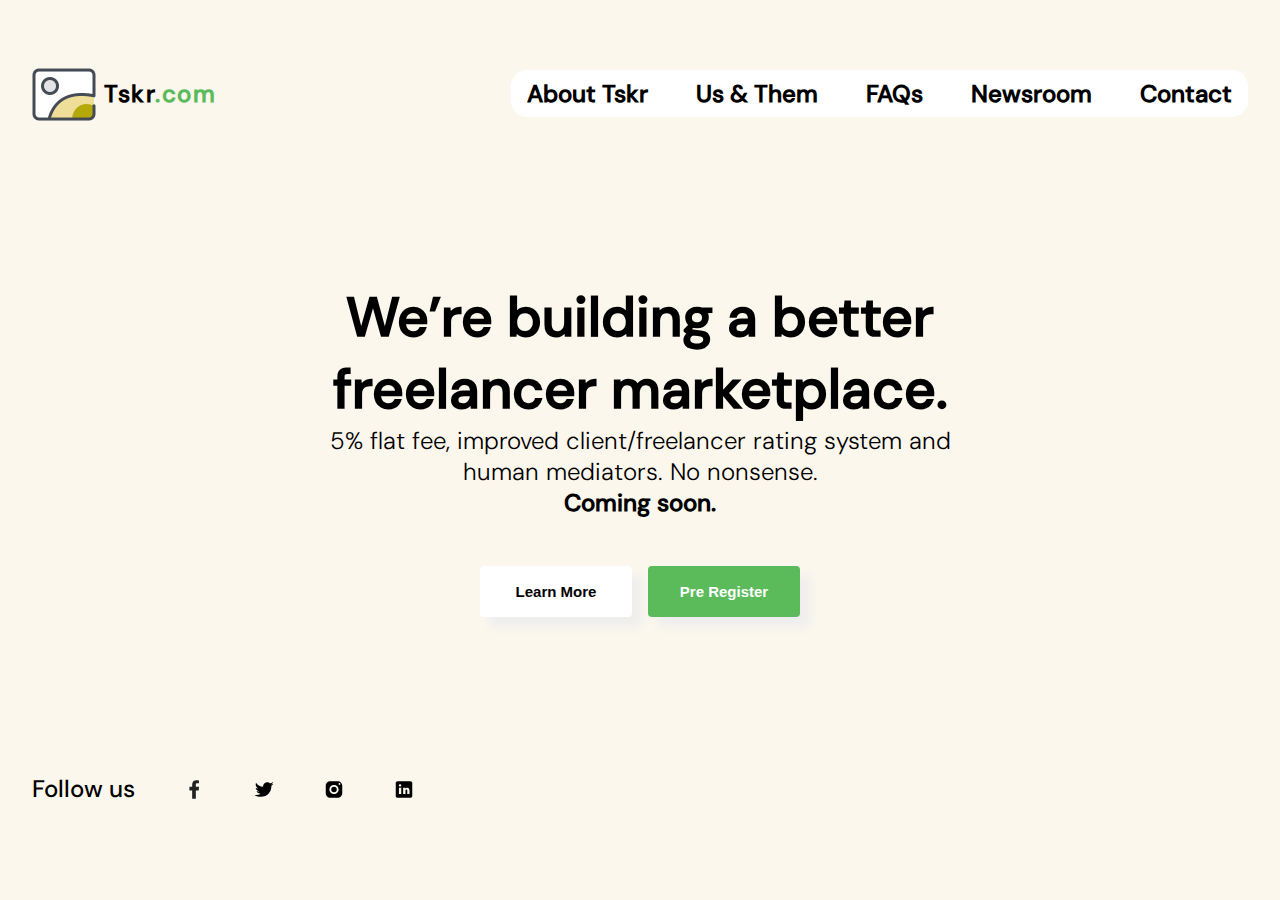
<file: index.html>
<!DOCTYPE html>
<html lang="en">
  <head>
    <meta charset="UTF-8" />
    <meta name="viewport" content="width=device-width, initial-scale=1.0" />
    <title>Tskr.com</title>
    <!-- Bootstrap -->
    <script src="jquery.js"></script>
    <link
      href="https://cdn.jsdelivr.net/npm/bootstrap@5.3.2/dist/css/bootstrap.min.css"
      rel="stylesheet"
      integrity="sha384-T3c6CoIi6uLrA9TneNEoa7RxnatzjcDSCmG1MXxSR1GAsXEV/Dwwykc2MPK8M2HN"
      crossorigin="anonymous"
    />
    <script
      src="https://cdn.jsdelivr.net/npm/bootstrap@5.3.2/dist/js/bootstrap.bundle.min.js"
      integrity="sha384-C6RzsynM9kWDrMNeT87bh95OGNyZPhcTNXj1NW7RuBCsyN/o0jlpcV8Qyq46cDfL"
      crossorigin="anonymous"
    ></script>
    <link rel="stylesheet" href="index.css" />
    <script src="./index.js"></script>
  </head>
  <body>
    <!-- Hero  -->
    <section class="hero">
      <div class="cont">
        <!-- Header -->
        <header class="flex">
          <figure class="flex">
            <img src="./imgs/icons.png" alt="" class="logo" />
            <figcaption>Tskr<span>.com</span></figcaption>
          </figure>
          <!-- Mobile Nav -->
          <nav class="mobile">
            <ul>
              <li class="about-trigger">About Tskr</li>
              <li class="us-trigger">Us & Them</li>
              <li class="faq-trigger">FAQs</li>
              <li class="news-trigger">Newsroom</li>
              <li class="contact">Contact</li>
            </ul>
          </nav>
          <!-- Desktop Nav -->
          <nav class="desktop">
            <ul>
              <li class="about-trigger">About Tskr</li>
              <li class="us-trigger">Us & Them</li>
              <li class="faq-trigger">FAQs</li>
              <li class="news-trigger">Newsroom</li>
              <li class="contact">Contact</li>
            </ul>
          </nav>
          <div class="burger hide">
            <img src="./svgs/burger.svg" alt="" />
          </div>
          <svg
            width="20"
            height="20"
            xmlns="http://www.w3.org/2000/svg"
            class="nav-close hide"
          >
            <path
              d="M17.778.808l1.414 1.414L11.414 10l7.778 7.778-1.414 1.414L10 11.414l-7.778 7.778-1.414-1.414L8.586 10 .808 2.222 2.222.808 10 8.586 17.778.808z"
              fill="#000"
              fill-rule="evenodd"
            />
          </svg>
        </header>
        <!-- Main Content -->
        <main>
          <div class="content">
            <h1>We’re building a better freelancer marketplace.</h1>
            <p>
              5% flat fee, improved client/freelancer rating system and human
              mediators. No nonsense.
            </p>
          </div>
          <span class="soon">Coming soon.</span>
          <!-- Buttons -->
          <div class="buttons flex">
            <button class="secondary">Learn More</button>
            <button class="primary reg-trigger">Pre Register</button>
          </div>
        </main>
        <!-- Socail -->
        <nav class="social flex">
          <span>Follow us</span>
          <div class="flex">
            <img src="./svgs/facebook.svg" alt="" class="icon" />
            <img src="./svgs/twitter.svg" alt="" class="icon" />
            <img src="./svgs/instagram.svg" alt="" class="icon" />
            <img src="./svgs/linkedin.svg" alt="" class="icon" />
          </div>
        </nav>
      </div>
    </section>
    <!-- End Hero -->
    <!-- Register -->
    <figure class="reg hide">
      <div class="img-container">
        <img src="./imgs/photo1.jpeg" alt="" />
      </div>
      <figcaption>
        <svg
          width="40"
          height="40"
          xmlns="http://www.w3.org/2000/svg"
          class="close-reg x"
        >
          <path
            d="M17.778.808l1.414 1.414L11.414 10l7.778 7.778-1.414 1.414L10 11.414l-7.778 7.778-1.414-1.414L8.586 10 .808 2.222 2.222.808 10 8.586 17.778.808z"
            fill="#fff"
            fill-rule="evenodd"
          />
        </svg>
        <div>
          <h1>Get Notified!</h1>
          <p>
            Pre-register and be one of the first to learn when Tskr goes live
            (and receive a special bonus at launch)!
          </p>
          <form class="form">
            <input type="email" placeholder="enter your email address" />
            <button>Subscribe</button>
          </form>
        </div>
      </figcaption>
    </figure>
    <!-- End Register -->
    <!-- About Section -->
    <section class="about slide hide" id="About">
      <header>
        <div class="close x">
          <img src="./svgs/close.svg" alt="" />
        </div>
        <h1>About Tskr</h1>
        <p>Who we are, what we do, and why we do it.</p>
      </header>

      <hr />

      <section class="paragraph">
        <div class="cont-90">
          <p>
            Tskr is a freelancer marketplace designed with transparency and
            simplicity at its core. Our flat 5% fee structure offers clarity for
            both freelancers and clients, streamlining their collaborations.
            Eschewing complex bidding systems, Tskr emphasizes a fair
            environment, where the focus is on skills and expertise.
            Additionally, with hands-on human support and stringent safeguards,
            we work diligently to maintain the platform's integrity and protect
            the interests of our community members. At Tskr, our aim is to
            provide an accessible space where freelancers and clients can
            connect and work together effectively.
          </p>
        </div>
      </section>

      <section class="section1 hide">
        <div class="cont-90 flex">
          <div class="img-container">
            <img src="./imgs/photo1.jpeg" alt="" />
          </div>
          <p>
            Tskr was born from the frustrations and challenges faced by its
            once-freelancer founders. Having navigated the turbulent waters of
            competing platforms, they firsthand witnessed the deteriorating
            dynamics - the inundation of spam, escalating scams, rising costs,
            and the often-unfair power imbalances between clients and
            freelancers. Over time, these platforms seemed to stray from their
            original mission, often at the expense of the very freelancers they
            were meant to serve.
            <br />
            <br />
            Understanding the gravity of what freelancers risk when they commit
            to such platforms - essentially staking their livelihoods and
            reputations - the founders felt a compelling responsibility to
            create something different. They believed that any platform acting
            as a bridge between freelancers and clients should do so with
            integrity, transparency, and good faith. This belief laid the
            cornerstone for Tskr. Built on the principles of fairness and
            respect, Tskr is more than just a marketplace - it's a promise to
            freelancers and clients alike that they will be supported and
            treated justly in their professional endeavors.
          </p>
        </div>
      </section>

      <section class="section2">
        <div class="flex cont-90">
          <figure>
            <img src="./imgs/icons.png" alt="" />
            <figcaption>
              <h4>Transparent Fee Structure</h4>
              <p>
                Removing the guesswork with a straightforward flat 5% fee for
                every completed project, ensuring no hidden costs or unexpected
                financial surprises for both clients and freelancers.
              </p>
            </figcaption>
          </figure>
          <figure>
            <img src="./imgs/icons.png" alt="" />
            <figcaption>
              <h4>Human-Centric Support</h4>
              <p>
                Unlike automated systems that can feel impersonal, we offer
                dedicated human support at every step of your project, ensuring
                timely intervention and resolutions to any challenges.
              </p>
            </figcaption>
          </figure>
          <figure>
            <img src="./imgs/icons.png" alt="" />
            <figcaption>
              <h4>Fair Play Ground</h4>
              <p>
                We've eliminated power imbalances and unfair advantages. There
                are no convoluted bidding systems or pay-to-win perks; success
                on Tskr is based purely on skill and merit.
              </p>
            </figcaption>
          </figure>
          <figure>
            <img src="./imgs/icons.png" alt="" />
            <figcaption>
              <h4>Protection for Freelancers</h4>
              <p>
                By actively monitoring project interactions and implementing
                safeguards, we ensure freelancers can work without fear of scope
                changes, unjust reviews, or reputation damage.
              </p>
            </figcaption>
          </figure>
          <figure>
            <img src="./imgs/icons.png" alt="" />
            <figcaption>
              <h4>Rigorous Integrity Checks</h4>
              <p>
                We are committed to maintaining the platform's trustworthiness
                by actively reducing spam, scams, and unqualified applications,
                ensuring a reliable experience for all.
              </p>
            </figcaption>
          </figure>
          <figure>
            <img src="./imgs/icons.png" alt="" />
            <figcaption>
              <h4>Founded by Freelancers</h4>
              <p>
                Tskr is not just another platform. Created by those who've
                walked in the shoes of freelancers, we deeply understand and
                address the unique challenges faced by our community.
              </p>
            </figcaption>
          </figure>
        </div>
      </section>
      <hr />

      <section class="section3 flex">
        <div>
          <section>
            <h4>Sign Up & Profile Creation</h4>
            <p>
              Whether you're a freelancer or a client, start by creating a
              profile on Tskr. Showcase your skills, past work, and credentials
              if you're a freelancer, or detail your project needs if you're a
              client.
            </p>
          </section>
          <section>
            <h4>Browse & Post Projects</h4>
            <p>
              Clients can post details about their projects, from scope and
              requirements to desired deadlines. Freelancers can browse these
              postings to find assignments that align with their expertise.
            </p>
          </section>
          <section>
            <h4>Connect & Communicate</h4>
            <p>
              Once a project catches a freelancer's eye, they can express
              interest or submit a proposal. Clients then have the option to
              review these proposals, check freelancer profiles, and initiate
              conversations to further discuss project specifics.
            </p>
          </section>
          <section>
            <h4>Agree & Get Started</h4>
            <p>
              Once both parties find a mutual fit, they can agree on terms,
              timelines, and costs. The project then officially commences, with
              the platform facilitating secure payments and ensuring a smooth
              workflow.
            </p>
          </section>
          <section>
            <h4>Feedback & Reviews</h4>
            <p>
              Upon project completion, both clients and freelancers have the
              opportunity to provide feedback and reviews. This not only helps
              in building reputations but also ensures continuous improvement in
              the Tskr community.
            </p>
          </section>
          <section>
            <h4>Continuous Support</h4>
            <p>
              Throughout the entire process, Tskr's dedicated human support is
              available for any questions, disputes, or assistance, ensuring a
              seamless experience for both parties.
            </p>
          </section>
        </div>
        <div class="img-container">
          <img src="./imgs/photo1.jpeg" alt="" />
        </div>
      </section>

      <section class="section4">
        <section class="flex">
          <div class="item">
            <h4>Transparency & Fairness</h4>
            <p>
              By offering a clear fee structure and eschewing complex bidding
              systems, Tskr guarantees an environment where both clients and
              freelancers can engage with confidence, knowing that every
              transaction is forthright and fair.
            </p>
          </div>
          <div class="item">
            <h4>Empowerment & Support</h4>
            <p>
              With our roots as freelancers, we understand the unique challenges
              faced by our community. This drives us to provide steadfast human
              support and proactive safeguards, ensuring that both clients and
              freelancers feel empowered and valued throughout their journey.
            </p>
          </div>
          <div class="item">
            <h4>Integrity & Trustworthiness</h4>
            <p>
              Tskr is committed to preserving the integrity of our platform. By
              actively curbing spam, scams, and unqualified entries, we ensure
              that every connection made is genuine, fostering a reliable
              ecosystem built on mutual trust and respect.
            </p>
          </div>
        </section>
      </section>
    </section>
    <!-- End About Section -->

    <!-- Start Us Section -->
    <section class="us slide hide">
      <header>
        <div class="close x">
          <img src="./svgs/close.svg" alt="" />
        </div>
        <h1>Us & Them</h1>
        <p>How we’ve improved on the freelancer marketplace concept.</p>
      </header>

      <hr />

      <figure>
        <div class="img-container">
          <img src="./imgs/photo1.jpeg" alt="" />
        </div>
        <figcaption>
          <h4>Transparency, No Hidden Costs</h4>
          <p>
            Them: Confusing pricing structures, sliding scales, and often
            unexpected charges make it difficult for freelancers to predict
            their earnings.<br /><br />
            Us: At Tskr, we champion simplicity with our flat-rate pricing.
            Every project has a straightforward 5% fee. No surprises. No extra
            charges based on your success. No need to pull out a calculator.
          </p>
        </figcaption>
      </figure>

      <figure>
        <div class="img-container">
          <img src="./imgs/photo1.jpeg" alt="" />
        </div>
        <figcaption>
          <h4>Fighting Digital Nuisances</h4>
          <p>
            Them: The rise of spam and AI-generated postings or proposals can be
            overwhelming and untrustworthy.<br /><br />Us: We've taken a firm
            stance against bot-generated chaos. Tskr employs a series of robust
            measures to ensure that clients only receive genuine, qualified
            proposals, and freelancers apply to real, legitimate jobs. No more
            navigating through AI clutter or falling for scams.
          </p>
        </figcaption>
      </figure>

      <figure>
        <div class="img-container">
          <img src="./imgs/photo1.jpeg" alt="" />
        </div>
        <figcaption>
          <h4>Human-Mediated Interactions</h4>
          <p>
            Them: Power imbalances can often result in unsatisfactory work
            relationships, with freelancers feeling pressured or unfairly
            treated. <br /><br />Us: Tskr has human mediators ready to step in
            and ensure a balanced relationship between clients and freelancers.
            No more fear of unjust reviews or coerced extra work. We ensure all
            interactions are in good faith.
          </p>
        </figcaption>
      </figure>

      <figure>
        <div class="img-container">
          <img src="./imgs/photo1.jpeg" alt="" />
        </div>
        <figcaption>
          <h4>Flexible Payment Options</h4>
          <p>
            Them: Restricted payment methods can delay or even jeopardize
            freelancers' earnings. <br /><br />Us: We believe in freedom when it
            comes to your money. Tskr offers a broad range of payment methods,
            from traditional ACH/Bank Transfers and PayPal to modern options
            like Bitcoin. And just to be clear, we appreciate technology – but
            we aren't just jumping on the crypto bandwagon.
          </p>
        </figcaption>
      </figure>

      <figure>
        <div class="img-container">
          <img src="./imgs/photo1.jpeg" alt="" />
        </div>
        <figcaption>
          <h4>Skill-Based, Not Pay-to-Win</h4>
          <p>
            Them: A system where the highest bidder gets undue advantage, often
            sidelining genuine talent.<br /><br />Us: Tskr ensures a level
            playing field for all freelancers. We don't believe in a pay-to-win
            approach. Skills and expertise are the only currencies that matter
            here, ensuring that every freelancer has an equal shot at success.
            At Tskr, we've designed our platform with an unwavering commitment
            to transparency, fairness, and genuine connections. We understand
            the challenges of the freelancing world because we've been there.
            Choose Tskr, where your work and dedication truly matter.
          </p>
        </figcaption>
      </figure>
    </section>
    <!-- End Us Section -->

    <!-- Start news Section -->
    <section class="news slide hide">
      <header>
        <div class="close x">
          <img src="./svgs/close.svg" alt="" />
        </div>
        <h1>Newsroom</h1>
        <p>
          Give your visitor a smooth online experience with a solid UX design
        </p>
      </header>

      <hr />

      <div class="row">
        <figure>
          <img src="./imgs/photo1.jpeg" alt="" />
          <figcaption>
            <div class="labels">
              <span>Business</span>
              <span>UI Design</span>
            </div>
            <h1>Start an online business and work from home</h1>
            <p>
              Many desktop publishing packages and web page editors now use
              Lorem Ipsum as their default model text, and a search for 'lorem
              ipsum' will uncover many web sites still in their infancy.
            </p>
            <a href="">Read more</a>
          </figcaption>
        </figure>

        <figure>
          <img src="./imgs/photo1.jpeg" alt="" />
          <figcaption>
            <div class="labels">
              <span>Business</span>
              <span>UI Design</span>
            </div>
            <h1>Engendering a culture of professional development</h1>
            <p>
              Many desktop publishing packages and web page editors now use
              Lorem Ipsum as their default model text, and a search for 'lorem
              ipsum' will uncover many web sites still in their infancy.
            </p>
            <a href="">Read more</a>
          </figcaption>
        </figure>
      </div>

      <div class="row">
        <figure>
          <img src="./imgs/photo1.jpeg" alt="" />
          <figcaption>
            <div class="labels">
              <span>Business</span>
              <span>UI Design</span>
            </div>
            <h1>
              4 Learning Management System Design Tips For Better eLearning
            </h1>
            <p>
              Many desktop publishing packages and web page editors now use
              Lorem Ipsum as their default model text, and a search for 'lorem
              ipsum' will uncover many web sites still in their infancy.
            </p>
            <a href="">Read more</a>
          </figcaption>
        </figure>

        <figure>
          <img src="./imgs/photo1.jpeg" alt="" />
          <figcaption>
            <div class="labels">
              <span>Business</span>
              <span>UI Design</span>
            </div>
            <h1>Hey Job Seeker, It’s Time To Get Up And Get Hired</h1>
            <p>
              Many desktop publishing packages and web page editors now use
              Lorem Ipsum as their default model text, and a search for 'lorem
              ipsum' will uncover many web sites still in their infancy.
            </p>
            <a href="">Read more</a>
          </figcaption>
        </figure>
      </div>

      <div class="row">
        <figure>
          <img src="./imgs/photo1.jpeg" alt="" />
          <figcaption>
            <div class="labels">
              <span>Business</span>
              <span>UI Design</span>
            </div>
            <h1>Reference Design UI/UX Design</h1>
            <p>
              Many desktop publishing packages and web page editors now use
              Lorem Ipsum as their default model text, and a search for 'lorem
              ipsum' will uncover many web sites still in their infancy.
            </p>
            <a href="">Read more</a>
          </figcaption>
        </figure>

        <figure>
          <img src="./imgs/photo1.jpeg" alt="" />
          <figcaption>
            <div class="labels">
              <span>Business</span>
              <span>UI Design</span>
            </div>
            <h1>Engendering a culture of professional development</h1>
            <p>
              Many desktop publishing packages and web page editors now use
              Lorem Ipsum as their default model text, and a search for 'lorem
              ipsum' will uncover many web sites still in their infancy.
            </p>
            <a href="">Read more</a>
          </figcaption>
        </figure>
      </div>
    </section>
    <!-- End News Section -->

    <!-- Start FAQ -->
    <section class="faq slide hide">
      <header>
        <div class="close x">
          <img src="./svgs/close.svg" alt="" />
        </div>
        <h1>Frequently Asked Questions</h1>
        <p>
          Give your visitor a smooth online experience with a solid UX design
        </p>
      </header>

      <hr />

      <div class="cont-90">
        <div class="tabs flex">
          <span>For Everyone</span>
          <span>For Clients</span>
          <span>For Freelancers</span>
        </div>
        <div class="sec-container">
          <section class="payments">
            <h4>Payments</h4>
            <div class="accordion" id="accordionExample">
              <div class="accordion-item">
                <h1 class="accordion-header" id="headingOne">
                  <button
                    class="accordion-button"
                    type="button"
                    data-bs-toggle="collapse"
                    data-bs-target="#collapseOne"
                    aria-expanded="true"
                    aria-controls="collapseOne"
                  >
                    What methods of payments are supported?
                  </button>
                </h1>
                <div
                  id="collapseOne"
                  class="accordion-collapse collapse show"
                  aria-labelledby="headingOne"
                  data-bs-parent="#accordionExample"
                >
                  <div class="accordion-body">
                    <p>
                      Cras vitae ac nunc orci. Purus amet tortor non at
                      phasellus ultricies hendrerit. Eget a, sit morbi nunc sit
                      id massa. Metus, scelerisque volutpat nec sit vel donec.
                      Sagittis, id volutpat erat vel.
                    </p>
                  </div>
                </div>
              </div>

              <div class="accordion-item">
                <h1 class="accordion-header" id="headingTwo">
                  <button
                    class="accordion-button collapsed"
                    type="button"
                    data-bs-toggle="collapse"
                    data-bs-target="#collapseTwo"
                    aria-expanded="false"
                    aria-controls="collapseTwo"
                  >
                    Can I cancel at anytime?
                  </button>
                </h1>
                <div
                  id="collapseTwo"
                  class="accordion-collapse collapse"
                  aria-labelledby="headingTwo"
                  data-bs-parent="#accordionExample"
                >
                  <div class="accordion-body">
                    <strong>This is the second item's accordion body.</strong>
                    It is hidden by default, until the collapse plugin adds the
                    appropriate classes that we use to style each element. These
                    classes control the overall appearance, as well as the
                    showing and hiding via CSS transitions. You can modify any
                    of this with custom CSS or overriding our default variables.
                    It's also worth noting that just about any HTML can go
                    within the <code>.accordion-body</code>, though the
                    transition does limit overflow.
                  </div>
                </div>
              </div>

              <div class="accordion-item">
                <h1 class="accordion-header" id="headingThree">
                  <button
                    class="accordion-button collapsed"
                    type="button"
                    data-bs-toggle="collapse"
                    data-bs-target="#collapseThree"
                    aria-expanded="false"
                    aria-controls="collapseThree"
                  >
                    How do I get a receipt for my purchase?
                  </button>
                </h1>
                <div
                  id="collapseThree"
                  class="accordion-collapse collapse"
                  aria-labelledby="headingThree"
                  data-bs-parent="#accordionExample"
                >
                  <div class="accordion-body">
                    <strong>This is the second item's accordion body.</strong>
                    It is hidden by default, until the collapse plugin adds the
                    appropriate classes that we use to style each element. These
                    classes control the overall appearance, as well as the
                    showing and hiding via CSS transitions. You can modify any
                    of this with custom CSS or overriding our default variables.
                    It's also worth noting that just about any HTML can go
                    within the <code>.accordion-body</code>, though the
                    transition does limit overflow.
                  </div>
                </div>
              </div>

              <div class="accordion-item">
                <h1 class="accordion-header" id="headingFour">
                  <button
                    class="accordion-button collapsed"
                    type="button"
                    data-bs-toggle="collapse"
                    data-bs-target="#collapseFour"
                    aria-expanded="false"
                    aria-controls="collapseFour"
                  >
                    Which license do I need?
                  </button>
                </h1>
                <div
                  id="collapseFour"
                  class="accordion-collapse collapse"
                  aria-labelledby="headingFour"
                  data-bs-parent="#accordionExample"
                >
                  <div class="accordion-body">
                    <strong>This is the second item's accordion body.</strong>
                    It is hidden by default, until the collapse plugin adds the
                    appropriate classes that we use to style each element. These
                    classes control the overall appearance, as well as the
                    showing and hiding via CSS transitions. You can modify any
                    of this with custom CSS or overriding our default variables.
                    It's also worth noting that just about any HTML can go
                    within the <code>.accordion-body</code>, though the
                    transition does limit overflow.
                  </div>
                </div>
              </div>

              <div class="accordion-item">
                <h1 class="accordion-header" id="headingFive">
                  <button
                    class="accordion-button collapsed"
                    type="button"
                    data-bs-toggle="collapse"
                    data-bs-target="#collapseFive"
                    aria-expanded="false"
                    aria-controls="collapseFive"
                  >
                    How do I get access to a theme I purchased?
                  </button>
                </h1>
                <div
                  id="collapseFive"
                  class="accordion-collapse collapse"
                  aria-labelledby="headingFive"
                  data-bs-parent="#accordionExample"
                >
                  <div class="accordion-body">
                    <strong>This is the third item's accordion body.</strong> It
                    is hidden by default, until the collapse plugin adds the
                    appropriate classes that we use to style each element. These
                    classes control the overall appearance, as well as the
                    showing and hiding via CSS transitions. You can modify any
                    of this with custom CSS or overriding our default variables.
                    It's also worth noting that just about any HTML can go
                    within the <code>.accordion-body</code>, though the
                    transition does limit overflow.
                  </div>
                </div>
              </div>
            </div>
          </section>
          <section class="suggestions">
            <h4>Suggestions</h4>
            <div class="accordion" id="accordionExample">
              <div class="accordion-item">
                <h1 class="accordion-header" id="headingOne">
                  <button
                    class="accordion-button"
                    type="button"
                    data-bs-toggle="collapse"
                    data-bs-target="#collapseOne"
                    aria-expanded="true"
                    aria-controls="collapseOne"
                  >
                    What methods of payments are supported?
                  </button>
                </h1>
                <div
                  id="collapseOne"
                  class="accordion-collapse collapse show"
                  aria-labelledby="headingOne"
                  data-bs-parent="#accordionExample"
                >
                  <div class="accordion-body">
                    <p>
                      Cras vitae ac nunc orci. Purus amet tortor non at
                      phasellus ultricies hendrerit. Eget a, sit morbi nunc sit
                      id massa. Metus, scelerisque volutpat nec sit vel donec.
                      Sagittis, id volutpat erat vel.
                    </p>
                  </div>
                </div>
              </div>

              <div class="accordion-item">
                <h1 class="accordion-header" id="headingTwo">
                  <button
                    class="accordion-button collapsed"
                    type="button"
                    data-bs-toggle="collapse"
                    data-bs-target="#collapseTwo"
                    aria-expanded="false"
                    aria-controls="collapseTwo"
                  >
                    Can I cancel at anytime?
                  </button>
                </h1>
                <div
                  id="collapseTwo"
                  class="accordion-collapse collapse"
                  aria-labelledby="headingTwo"
                  data-bs-parent="#accordionExample"
                >
                  <div class="accordion-body">
                    <strong>This is the second item's accordion body.</strong>
                    It is hidden by default, until the collapse plugin adds the
                    appropriate classes that we use to style each element. These
                    classes control the overall appearance, as well as the
                    showing and hiding via CSS transitions. You can modify any
                    of this with custom CSS or overriding our default variables.
                    It's also worth noting that just about any HTML can go
                    within the <code>.accordion-body</code>, though the
                    transition does limit overflow.
                  </div>
                </div>
              </div>

              <div class="accordion-item">
                <h1 class="accordion-header" id="headingThree">
                  <button
                    class="accordion-button collapsed"
                    type="button"
                    data-bs-toggle="collapse"
                    data-bs-target="#collapseThree"
                    aria-expanded="false"
                    aria-controls="collapseThree"
                  >
                    How do I get a receipt for my purchase?
                  </button>
                </h1>
                <div
                  id="collapseThree"
                  class="accordion-collapse collapse"
                  aria-labelledby="headingThree"
                  data-bs-parent="#accordionExample"
                >
                  <div class="accordion-body">
                    <strong>This is the second item's accordion body.</strong>
                    It is hidden by default, until the collapse plugin adds the
                    appropriate classes that we use to style each element. These
                    classes control the overall appearance, as well as the
                    showing and hiding via CSS transitions. You can modify any
                    of this with custom CSS or overriding our default variables.
                    It's also worth noting that just about any HTML can go
                    within the <code>.accordion-body</code>, though the
                    transition does limit overflow.
                  </div>
                </div>
              </div>

              <div class="accordion-item">
                <h1 class="accordion-header" id="headingFour">
                  <button
                    class="accordion-button collapsed"
                    type="button"
                    data-bs-toggle="collapse"
                    data-bs-target="#collapseFour"
                    aria-expanded="false"
                    aria-controls="collapseFour"
                  >
                    Which license do I need?
                  </button>
                </h1>
                <div
                  id="collapseFour"
                  class="accordion-collapse collapse"
                  aria-labelledby="headingFour"
                  data-bs-parent="#accordionExample"
                >
                  <div class="accordion-body">
                    <strong>This is the second item's accordion body.</strong>
                    It is hidden by default, until the collapse plugin adds the
                    appropriate classes that we use to style each element. These
                    classes control the overall appearance, as well as the
                    showing and hiding via CSS transitions. You can modify any
                    of this with custom CSS or overriding our default variables.
                    It's also worth noting that just about any HTML can go
                    within the <code>.accordion-body</code>, though the
                    transition does limit overflow.
                  </div>
                </div>
              </div>

              <div class="accordion-item">
                <h1 class="accordion-header" id="headingFive">
                  <button
                    class="accordion-button collapsed"
                    type="button"
                    data-bs-toggle="collapse"
                    data-bs-target="#collapseFive"
                    aria-expanded="false"
                    aria-controls="collapseFive"
                  >
                    How do I get access to a theme I purchased?
                  </button>
                </h1>
                <div
                  id="collapseFive"
                  class="accordion-collapse collapse"
                  aria-labelledby="headingFive"
                  data-bs-parent="#accordionExample"
                >
                  <div class="accordion-body">
                    <strong>This is the third item's accordion body.</strong> It
                    is hidden by default, until the collapse plugin adds the
                    appropriate classes that we use to style each element. These
                    classes control the overall appearance, as well as the
                    showing and hiding via CSS transitions. You can modify any
                    of this with custom CSS or overriding our default variables.
                    It's also worth noting that just about any HTML can go
                    within the <code>.accordion-body</code>, though the
                    transition does limit overflow.
                  </div>
                </div>
              </div>
            </div>
          </section>
          <section class="payments">
            <h4>Payments</h4>
            <div class="accordion" id="accordionExample">
              <div class="accordion-item">
                <h1 class="accordion-header" id="headingOne">
                  <button
                    class="accordion-button"
                    type="button"
                    data-bs-toggle="collapse"
                    data-bs-target="#collapseOne"
                    aria-expanded="true"
                    aria-controls="collapseOne"
                  >
                    What methods of payments are supported?
                  </button>
                </h1>
                <div
                  id="collapseOne"
                  class="accordion-collapse collapse show"
                  aria-labelledby="headingOne"
                  data-bs-parent="#accordionExample"
                >
                  <div class="accordion-body">
                    <p>
                      Cras vitae ac nunc orci. Purus amet tortor non at
                      phasellus ultricies hendrerit. Eget a, sit morbi nunc sit
                      id massa. Metus, scelerisque volutpat nec sit vel donec.
                      Sagittis, id volutpat erat vel.
                    </p>
                  </div>
                </div>
              </div>

              <div class="accordion-item">
                <h1 class="accordion-header" id="headingTwo">
                  <button
                    class="accordion-button collapsed"
                    type="button"
                    data-bs-toggle="collapse"
                    data-bs-target="#collapseTwo"
                    aria-expanded="false"
                    aria-controls="collapseTwo"
                  >
                    Can I cancel at anytime?
                  </button>
                </h1>
                <div
                  id="collapseTwo"
                  class="accordion-collapse collapse"
                  aria-labelledby="headingTwo"
                  data-bs-parent="#accordionExample"
                >
                  <div class="accordion-body">
                    <strong>This is the second item's accordion body.</strong>
                    It is hidden by default, until the collapse plugin adds the
                    appropriate classes that we use to style each element. These
                    classes control the overall appearance, as well as the
                    showing and hiding via CSS transitions. You can modify any
                    of this with custom CSS or overriding our default variables.
                    It's also worth noting that just about any HTML can go
                    within the <code>.accordion-body</code>, though the
                    transition does limit overflow.
                  </div>
                </div>
              </div>

              <div class="accordion-item">
                <h1 class="accordion-header" id="headingThree">
                  <button
                    class="accordion-button collapsed"
                    type="button"
                    data-bs-toggle="collapse"
                    data-bs-target="#collapseThree"
                    aria-expanded="false"
                    aria-controls="collapseThree"
                  >
                    How do I get a receipt for my purchase?
                  </button>
                </h1>
                <div
                  id="collapseThree"
                  class="accordion-collapse collapse"
                  aria-labelledby="headingThree"
                  data-bs-parent="#accordionExample"
                >
                  <div class="accordion-body">
                    <strong>This is the second item's accordion body.</strong>
                    It is hidden by default, until the collapse plugin adds the
                    appropriate classes that we use to style each element. These
                    classes control the overall appearance, as well as the
                    showing and hiding via CSS transitions. You can modify any
                    of this with custom CSS or overriding our default variables.
                    It's also worth noting that just about any HTML can go
                    within the <code>.accordion-body</code>, though the
                    transition does limit overflow.
                  </div>
                </div>
              </div>

              <div class="accordion-item">
                <h1 class="accordion-header" id="headingFour">
                  <button
                    class="accordion-button collapsed"
                    type="button"
                    data-bs-toggle="collapse"
                    data-bs-target="#collapseFour"
                    aria-expanded="false"
                    aria-controls="collapseFour"
                  >
                    Which license do I need?
                  </button>
                </h1>
                <div
                  id="collapseFour"
                  class="accordion-collapse collapse"
                  aria-labelledby="headingFour"
                  data-bs-parent="#accordionExample"
                >
                  <div class="accordion-body">
                    <strong>This is the second item's accordion body.</strong>
                    It is hidden by default, until the collapse plugin adds the
                    appropriate classes that we use to style each element. These
                    classes control the overall appearance, as well as the
                    showing and hiding via CSS transitions. You can modify any
                    of this with custom CSS or overriding our default variables.
                    It's also worth noting that just about any HTML can go
                    within the <code>.accordion-body</code>, though the
                    transition does limit overflow.
                  </div>
                </div>
              </div>

              <div class="accordion-item">
                <h1 class="accordion-header" id="headingFive">
                  <button
                    class="accordion-button collapsed"
                    type="button"
                    data-bs-toggle="collapse"
                    data-bs-target="#collapseFive"
                    aria-expanded="false"
                    aria-controls="collapseFive"
                  >
                    How do I get access to a theme I purchased?
                  </button>
                </h1>
                <div
                  id="collapseFive"
                  class="accordion-collapse collapse"
                  aria-labelledby="headingFive"
                  data-bs-parent="#accordionExample"
                >
                  <div class="accordion-body">
                    <strong>This is the third item's accordion body.</strong> It
                    is hidden by default, until the collapse plugin adds the
                    appropriate classes that we use to style each element. These
                    classes control the overall appearance, as well as the
                    showing and hiding via CSS transitions. You can modify any
                    of this with custom CSS or overriding our default variables.
                    It's also worth noting that just about any HTML can go
                    within the <code>.accordion-body</code>, though the
                    transition does limit overflow.
                  </div>
                </div>
              </div>
            </div>
          </section>
        </div>
      </div>
    </section>
    <!-- End FAQ -->
  </body>
</html>
</file>
<file: index.css>
@font-face {
  font-family: dm-sans;
  src: url(./fonts/DM_Sans/static/DMSans-Medium.ttf);
}
@font-face {
  font-family: dm-sans-light;
  src: url(./fonts/DM_Sans/static/DMSans-Light.ttf);
}
:root {
  --bg-clr: #fbf7ed;
  --sec-clr: #5bbb5b;
  --font-sm: 15px;
  --font-md: 24px;
}

* {
  box-sizing: border-box;
  margin: 0;
  padding: 0;
}

body {
  font-family: dm-sans;
  margin: 0;
  padding: 0;
  height: 100%;
  background-color: var(--bg-clr);
}

h1 {
  font-size: 2rem;
  font-weight: 700;
}

p {
  font-family: dm-sans-light;
  font-size: var(--font-md);
}

.flex {
  display: flex;
}

.hide {
  display: none;
}

.cont-90 {
  width: 90%;
  margin: 0 auto;
}

/* Start Hero  */
.cont {
  width: 95%;
  min-height: 100vh;
  margin: 0 auto;
  display: flex;
  flex-direction: column;
  justify-content: space-around;
  gap: 2rem;
}

header {
  align-items: center;
  justify-content: space-between;
}
header figure {
  gap: 8px;
  align-items: center;
}
header figure figcaption {
  font-size: var(--font-md);
  font-weight: 700;
  letter-spacing: 1.5px;
}
header figure figcaption span {
  color: var(--sec-clr);
}
header figure figcaption .logo {
  width: 40px;
}

ul {
  display: flex;
  list-style: none;
  gap: 3rem;
  padding: 0.5rem 1rem;
  border-radius: 1rem;
  background-color: #fff;
}
ul li {
  font-size: var(--font-md);
  font-weight: 700;
}
ul li:hover {
  cursor: pointer;
}

/* Mobile Nav */
nav.mobile {
  position: absolute;
  width: 100%;
  align-self: center;
  top: 14vh;
  left: 0;
  background-color: #fff;
  display: none;
  flex-direction: column;
  padding: 2rem;
}
nav.mobile ul {
  flex-direction: column;
  font-weight: bold;
  width: 100%;
}

.close {
  float: right;
  position: absolute;
  left: -3rem;
  align-self: flex-end;
}

@media (max-width: 769px) {
  .close {
    position: static;
    margin-right: 1rem;
  }
}
.close:hover,
svg:hover {
  cursor: pointer;
}

main {
  display: flex;
  flex-direction: column;
  justify-content: space-around;
  max-width: 650px;
  height: 50%;
  margin: 0 auto;
  text-align: center;
}
main h1 {
  font-size: 55px;
}
main .soon {
  font-size: var(--font-md);
  font-weight: 700;
}
main .buttons {
  margin-top: 3rem;
  justify-content: center;
  gap: 1rem;
}
main .buttons button {
  width: 152px;
  height: 51px;
  border: 1px solid transparent;
  font-size: var(--font-sm);
  font-weight: 700;
  border-radius: 4px;
  box-shadow: 10px 10px 10px #eeeeee;
}
main .buttons button.primary {
  color: #fff;
  background-color: #5bbb5b;
}
main .buttons button.secondary {
  background-color: #fff;
}

nav.social {
  gap: 3rem;
  margin-bottom: 2rem;
  font-size: var(--font-md);
  font-weight: 500;
}
nav.social div {
  gap: 3rem;
}
nav.social img {
  width: 22px;
  height: 33px;
}

@media (max-width: 1200px) {
  .burger {
    display: flex;
  }
  .buttons {
    flex-direction: column;
    align-items: center;
    gap: 1rem;
  }
  .buttons button {
    width: 50%;
  }
  nav.desktop {
    display: none;
  }
  nav.social {
    flex-direction: column;
    gap: 1.5rem;
    align-items: center;
    padding-bottom: 1rem;
  }
  nav.social span {
    font-size: 2rem;
    font-weight: 400;
  }
}
@media (max-width: 769px) {
  .hero h1 {
    font-size: 2rem;
  }
  .hero p,
  .hero span {
    font-size: 1rem;
  }
}
/* Start Register */
.reg {
  position: absolute;
  top: 50%;
  left: 50%;
  transform: translate(-50%, -50%);
  height: 60vh;
  width: 70%;
  margin: 0 auto;
  border-radius: 20px;
}
.reg h1 {
  font-size: 55px;
}
.reg .img-container {
  flex-basis: 100%;
}
.reg img {
  width: 100%;
  height: 100%;
  border-radius: 20px 0 0 20px;
}
.reg figcaption {
  display: flex;
  flex-direction: column;
  justify-content: center;
  background-color: var(--sec-clr);
  color: #fff;
  flex-shrink: 1;
  border-radius: 0 20px 20px 0;
}
.reg figcaption .close-reg {
  align-self: flex-end;
}
.reg figcaption div {
  display: flex;
  flex-direction: column;
  justify-content: center;
  align-self: center;
  width: 85%;
}
.reg figcaption .form {
  display: flex;
  justify-content: space-between;
  background-color: #fff;
  border-radius: 24px;
  height: 74px;
}
.reg figcaption .form input {
  border: none;
  outline: none;
  color: #222222;
  font-size: var(--font-md);
  flex-basis: 80%;
  padding-left: 1rem;
  border-radius: 24px 0 0 24px;
}
.reg figcaption .form input::-moz-placeholder {
  font-size: 18px;
  color: #222222;
}
.reg figcaption .form input::placeholder {
  font-size: 18px;
  color: #222222;
}
.reg figcaption .form button {
  all: unset;
  justify-self: end;
  padding: 0 0.5rem;
  color: #222222;
  background-color: #e6e6e6;
  flex-basis: 20%;
  padding-left: 1rem;
  border-radius: 0 24px 24px 0;
  font-size: var(--font-md);
}
.reg .close-section {
  position: absolute;
  top: 3rem;
  left: 95%;
}

.slide {
  position: absolute;
  top: 1rem;
  right: 0;
  border: 1px solid;
  border-radius: 1rem;
  width: 60%;
  flex-direction: column;
  gap: 4rem;
  background-color: #fff;
  text-align: center;
  min-height: 4000px;
  transition: all 1s ease-in;
}

@media (max-width: 769px) {
  .slide {
    top: 4rem;
  }
}
.slide header {
  padding-top: 2rem;
}
.slide p {
  font-size: var(--font-sm);
  font-weight: 400;
  line-height: 28px;
}
.slide h4 {
  font-size: 20px;
  font-weight: 700;
  line-height: 26px;
}

/* About Section */
.about .section1 {
  padding: 3rem;
  background-color: var(--bg-clr);
  display: flex;
  gap: 4rem;
  text-align: left;
}
.about .section1 div {
  justify-content: space-between;
  align-items: stretch;
}
.about .section1 .img-container {
  flex-basis: 30%;
}
.about .section1 img {
  width: 100%;
  height: 100%;
  flex-shrink: 0;
  border-radius: 0 50px;
}
.about .section1 p {
  display: inline-block;
  flex-basis: 60%;
  z-index: 2;
}
.about .section2 div {
  flex-wrap: wrap;
  justify-content: space-around;
  gap: 2rem;
}
.about .section2 figure {
  flex-basis: 30%;
  min-width: 30%;
  display: flex;
  flex-direction: column;
  gap: 1.5%;
}
.about .section2 figure img {
  width: 72px;
  height: 72px;
  align-self: center;
}
.about .section2 figure p {
  align-self: center;
}
.about .section3 {
  counter-reset: item paragraph;
  height: 100%;
  display: flex;
  text-align: left;
  align-items: center;
}
.about .section3 .img-container {
  flex-basis: 40%;
}
.about .section3 img {
  margin-right: 2rem;
  margin-left: -2rem;
  width: 100%;
  height: 600px;
  flex-shrink: 0;
  border-radius: 0 50px;
}
.about .section3 div:nth-child(1) {
  flex-basis: 60%;
  padding: 2rem 5rem 2rem 7rem;
  background-color: var(--bg-clr);
  border-radius: 0 10rem 10rem 0;
}
.about .section3 div:nth-child(1) section::before {
  position: absolute;
  left: 2rem;
  counter-increment: paragraph;
  content: counter(paragraph);
  color: #fff;
  font-size: 20px;
  font-weight: 700;
  background-color: #222222;
  padding: 1rem;
  border-radius: 50%;
}
.about .section4 {
  display: flex;
  flex-direction: column;
  gap: 3rem;
  padding: 0 2rem;
}
.about .section4 section {
  flex-wrap: wrap;
  justify-content: space-around;
  gap: 2rem;
}
.about .section4 section .item {
  flex-basis: 30%;
}
.about .section4 section .item::before {
  counter-increment: item;
  content: counter(item);
  position: absolute;
  left: 50%;
  transform: translateX(-50%);
  display: flex;
  align-items: center;
  justify-content: center;
  position: relative;
  bottom: 1.5rem;
  font-size: 32px;
  font-weight: 700;
  width: 72px;
  height: 72px;
  color: #5bbb5b;
  border: 3px solid #5bbb5b;
  border-radius: 50%;
}

@media (max-width: 769px) {
  .about {
    width: 100%;
  }
  .about .section1 div {
    flex-direction: column;
  }
  .about .section1 figure,
  .about .section1 .img-container,
  .about .section1 p {
    width: 90%;
    margin: 0 auto;
  }
  .about .section2 div {
    flex-direction: column;
  }
  .about .section2 figure img {
    width: 20%;
  }
  .about .section3 {
    flex-direction: column;
  }
  .about .section3 .img-container {
    order: 1;
    width: 70%;
  }
  .about .section3 img {
    height: 400px;
    margin: 0 auto;
  }
  .about .section3 div {
    order: 2;
    width: 100%;
  }
  .about .section4 section {
    flex-direction: column;
  }
  .about .section4 section.item {
    width: 100%;
  }
}
/* start Us */
.us div {
  display: flex;
  flex-direction: column;
  gap: 4rem;
  text-align: left;
}
.us h4 {
  font-size: 2rem;
  font-weight: 700;
  line-height: 1.5;
}
.us p {
  font-size: var(--font-sm);
}
.us header {
  text-align: center;
}
.us figure {
  display: flex;
  gap: 2rem;
  justify-content: space-between;
  margin: 0;
  padding: 3rem;
}
.us figure:nth-child(even) {
  background-color: var(--bg-clr);
}
.us figure:nth-child(even) img {
  border-radius: 50px 0 50px 0;
}
.us figure:nth-child(odd) .img-container {
  order: 1;
}
.us figure:nth-child(odd) img {
  border-radius: 0 50px 0 50px;
}
.us .img-container {
  flex-basis: 40%;
}
.us img {
  height: 100%;
  width: 100%;
}
.us figcaption {
  text-align: left;
  flex-basis: 60%;
  flex-shrink: 1;
}

@media (max-width: 769px) {
  .us {
    width: 100%;
  }
  .us figure {
    flex-direction: column;
  }
  .us figure img {
    width: 100%;
    order: -1 !important;
  }
}
/* Start News */
.news {
  flex-direction: column;
  gap: 3rem;
}
.news img {
  width: 100%;
  border-radius: 8px;
}
.news header {
  text-align: center;
}
.news .row {
  display: flex;
  justify-content: space-evenly;
}
.news figure {
  width: 40%;
  text-align: left;
}
.news figure figcaption {
  display: flex;
  flex-direction: column;
  gap: 1rem;
}
.news .labels {
  margin-top: 1rem;
}
.news span {
  padding: 0.5rem 1rem;
  background-color: #ffede8;
  margin-top: 1rem;
  border-radius: 60px;
  font-size: 13px;
  white-space: nowrap;
}
.news a {
  all: unset;
  color: #5bbb5b;
}

@media (max-width: 769px) {
  .news {
    width: 100%;
    margin: 0 auto;
  }
  .news .row {
    flex-direction: column;
  }
  .news .row figure {
    width: 90%;
    margin: 0 auto;
    text-align: left;
  }
}
/* Start FAQ */
.faq {
  text-align: left;
  flex-direction: column;
  gap: 2rem;
}
.faq header {
  text-align: center;
}
.faq h4 {
  margin-bottom: 2rem;
}
.faq .sec-container {
  display: flex;
  flex-direction: column;
  gap: 3rem;
}
.faq .tabs {
  background-color: var(--bg-clr);
  width: 430px;
  height: 45px;
  border-radius: 60px;
  display: flex;
  justify-content: space-evenly;
  align-items: center;
  margin: 0 auto;
  margin-bottom: 3rem;
}
.faq span:nth-child(even) {
  background-color: var(--sec-clr);
  width: 140px;
  height: 35px;
  border-radius: 60px;
  display: flex;
  align-items: center;
  justify-content: center;
  background-color: #fff;
}

@media (width >= 1200px) {
  .nav-close,
  .burger,
  nav.mobile {
    display: none !important;
  }
}
a:hover,
.social img:hover,
.burger:hover {
  cursor: pointer;
}/*# sourceMappingURL=index.css.map */
</file>
